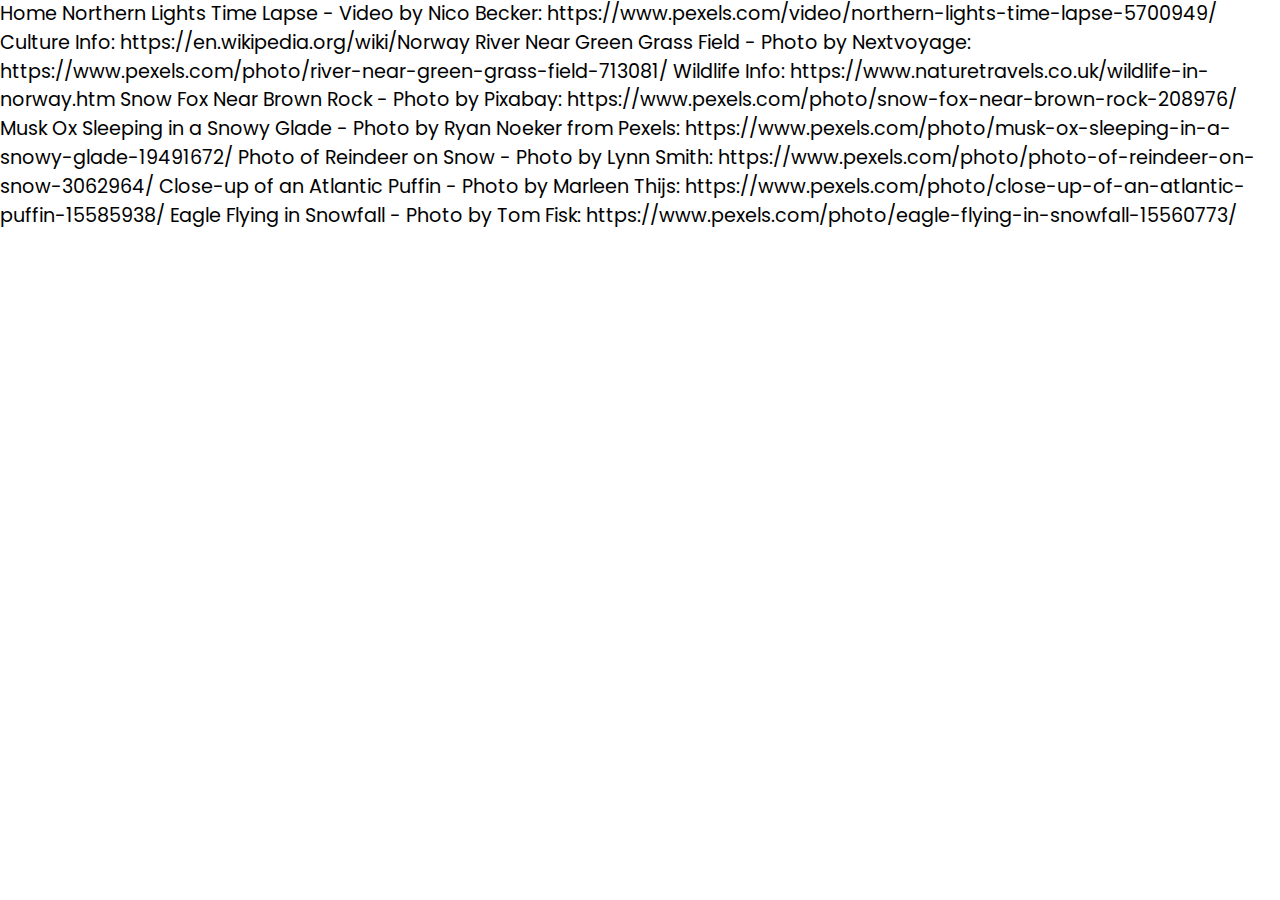
<file: credits.html>
<!DOCTYPE html>
<html lang="en">
<head>
    <meta charset="UTF-8">
    <meta name="viewport" content="width=device-width, initial-scale=1.0">
    <meta name="description" content="Learn about basic information of norway...">

    <title>Norway</title>

    <!-- favicon -->
    <link rel="icon" type="image/png" href="/favicon-96x96.png" sizes="96x96" />
    <link rel="icon" type="image/svg+xml" href="/favicon.svg" />
    <link rel="shortcut icon" href="/favicon.ico" />
    <link rel="apple-touch-icon" sizes="180x180" href="/apple-touch-icon.png" />
    <link rel="manifest" href="/site.webmanifest" />

    <!-- fonts -->
    <link rel="preconnect" href="https://fonts.googleapis.com">
    <link rel="preconnect" href="https://fonts.gstatic.com" crossorigin>
    <link href="https://fonts.googleapis.com/css2?family=Poppins:ital,wght@0,100;0,200;0,300;0,400;0,500;0,600;0,700;0,800;0,900;1,100;1,200;1,300;1,400;1,500;1,600;1,700;1,800;1,900&display=swap" rel="stylesheet">

    <link rel="stylesheet" href="styles/normalize-fwd.css">
    <link rel="stylesheet" href="styles/styles.css">
    
    <script src="scripts/script.js" defer></script>
</head>

<body>
    
</body>
</html>


Home
Northern Lights Time Lapse - Video by Nico Becker: https://www.pexels.com/video/northern-lights-time-lapse-5700949/


Culture
Info: https://en.wikipedia.org/wiki/Norway
River Near Green Grass Field - Photo by Nextvoyage: https://www.pexels.com/photo/river-near-green-grass-field-713081/


Wildlife
Info: https://www.naturetravels.co.uk/wildlife-in-norway.htm
Snow Fox Near Brown Rock - Photo by Pixabay: https://www.pexels.com/photo/snow-fox-near-brown-rock-208976/

Musk Ox Sleeping in a Snowy Glade - Photo by Ryan Noeker from Pexels: https://www.pexels.com/photo/musk-ox-sleeping-in-a-snowy-glade-19491672/

Photo of Reindeer on Snow - Photo by Lynn Smith: https://www.pexels.com/photo/photo-of-reindeer-on-snow-3062964/

Close-up of an Atlantic Puffin - Photo by Marleen Thijs: https://www.pexels.com/photo/close-up-of-an-atlantic-puffin-15585938/

Eagle Flying in Snowfall - Photo by Tom Fisk: https://www.pexels.com/photo/eagle-flying-in-snowfall-15560773/
</file>
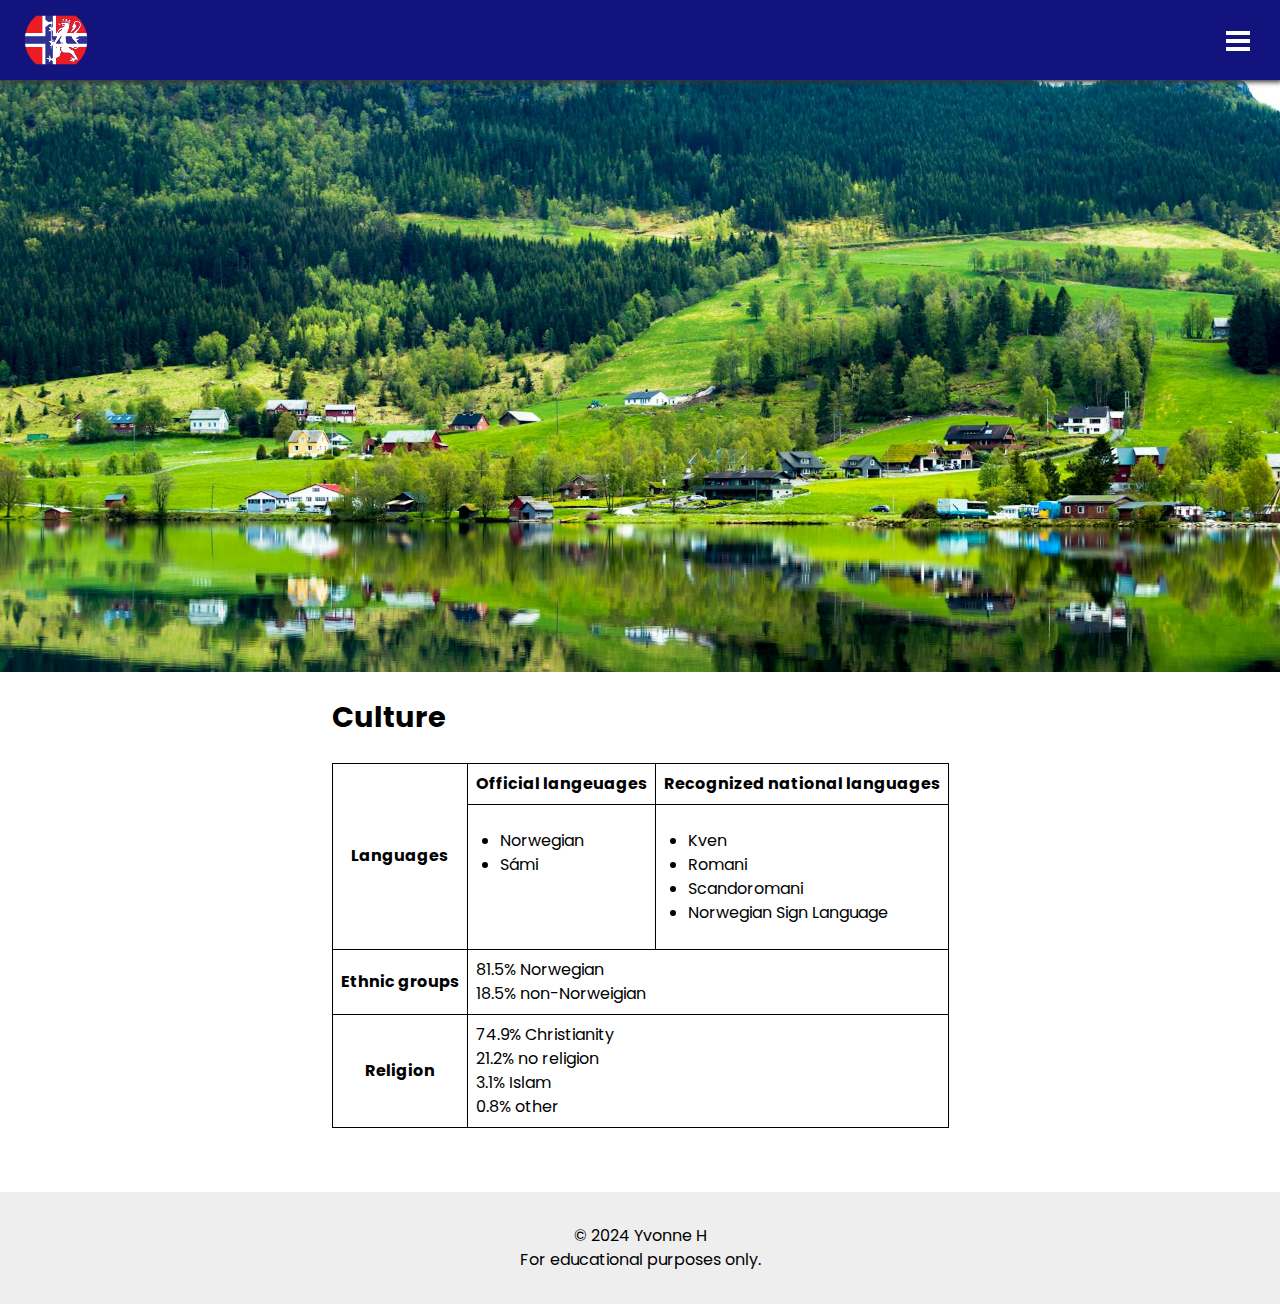
<file: culture.html>
<!DOCTYPE html>
<html lang="en">
<head>
    <meta charset="UTF-8">
    <meta name="viewport" content="width=device-width, initial-scale=1.0">
    <meta name="description" content="Learn about basic information of norway...">

    <title>Norway</title>

    <!-- favicon -->
    <link rel="icon" type="image/png" href="/favicon-96x96.png" sizes="96x96" />
    <link rel="icon" type="image/svg+xml" href="/favicon.svg" />
    <link rel="shortcut icon" href="/favicon.ico" />
    <link rel="apple-touch-icon" sizes="180x180" href="/apple-touch-icon.png" />
    <link rel="manifest" href="/site.webmanifest" />

    <!-- fonts -->
    <link rel="preconnect" href="https://fonts.googleapis.com">
    <link rel="preconnect" href="https://fonts.gstatic.com" crossorigin>
    <link href="https://fonts.googleapis.com/css2?family=Poppins:ital,wght@0,100;0,200;0,300;0,400;0,500;0,600;0,700;0,800;0,900;1,100;1,200;1,300;1,400;1,500;1,600;1,700;1,800;1,900&display=swap" rel="stylesheet">

    <link rel="stylesheet" href="styles/normalize-fwd.css">
    <link rel="stylesheet" href="styles/styles.css">
    
    <script src="scripts/script.js" defer></script>
</head>

<body id="top">
    <div class="site-wrapper">
        <header class="site-header">
            <a href="index.html" class="site-logo">
                <img src="media/logo.svg" alt="site logo">
            </a>
            
            <nav class="site-nav">
                <button id="nav-toggle">
                    <svg xmlns="http://www.w3.org/2000/svg" width="24" height="24" viewBox="0 0 24 24">
                        <path d="M24 6h-24v-4h24v4zm0 4h-24v4h24v-4zm0 8h-24v4h24v-4z"/>
                    </svg>
                </button>

                <ul id="site-nav-list">
                    <li><a href="index.html">Home</a></li>
                    <li><a href="culture.html">Culture</a></li>
                    <li><a href="wildlife.html">Wildlife</a></li>
                    <li><a href="credits.html">Credits</a></li>
                </ul>
            </nav>
        </header>
        
        <main>
            <header class="page-header">
                <img src="media/river-near-green-grass-field.jpg" alt="River Near Green Grass Field">

                <!-- <h1></h1> -->
            </header>
            
            <div class="page-content">
                <section>
                    <h2>Culture</h2>
                    <div class="culture-table">

                        <table>
                            <tr>
                                <th rowspan="2">Languages</th>
                                <th>Official langeuages</th>
                                <th>Recognized national languages</th>
                            </tr>
                            <tr>
                                <td>
                                    <ul>
                                        <li>Norwegian</li>
                                        <li>Sámi</li>
                                    </ul>
                                </td>
                                <td>
                                    <ul>
                                        <li>Kven</li>
                                        <li>Romani</li>
                                        <li>Scandoromani</li>
                                        <li>Norwegian Sign Language</li>
                                    </ul>
                                </td>
                            </tr>
                            
                            <tr>
                                <th>Ethnic groups</th>
                                <td colspan="2">
                                    81.5% Norwegian<br>
                                    18.5% non-Norweigian
                                </td>
                            </tr>
                            
                            <tr>
                                <th>Religion</th>
                                <td colspan="2">
                                    74.9% Christianity<br>
                                    21.2% no religion<br>
                                    3.1% Islam<br>
                                    0.8% other
                                </td>
                            </tr>
                        </table>
                    </div>
                </section>
            </div>
        </main>
        
        <footer class="site-footer">
            <p>&copy; 2024 Yvonne H</p>
            <p>For educational purposes only.</p>
        </footer>
    </div>
</body>
</html>
</file>
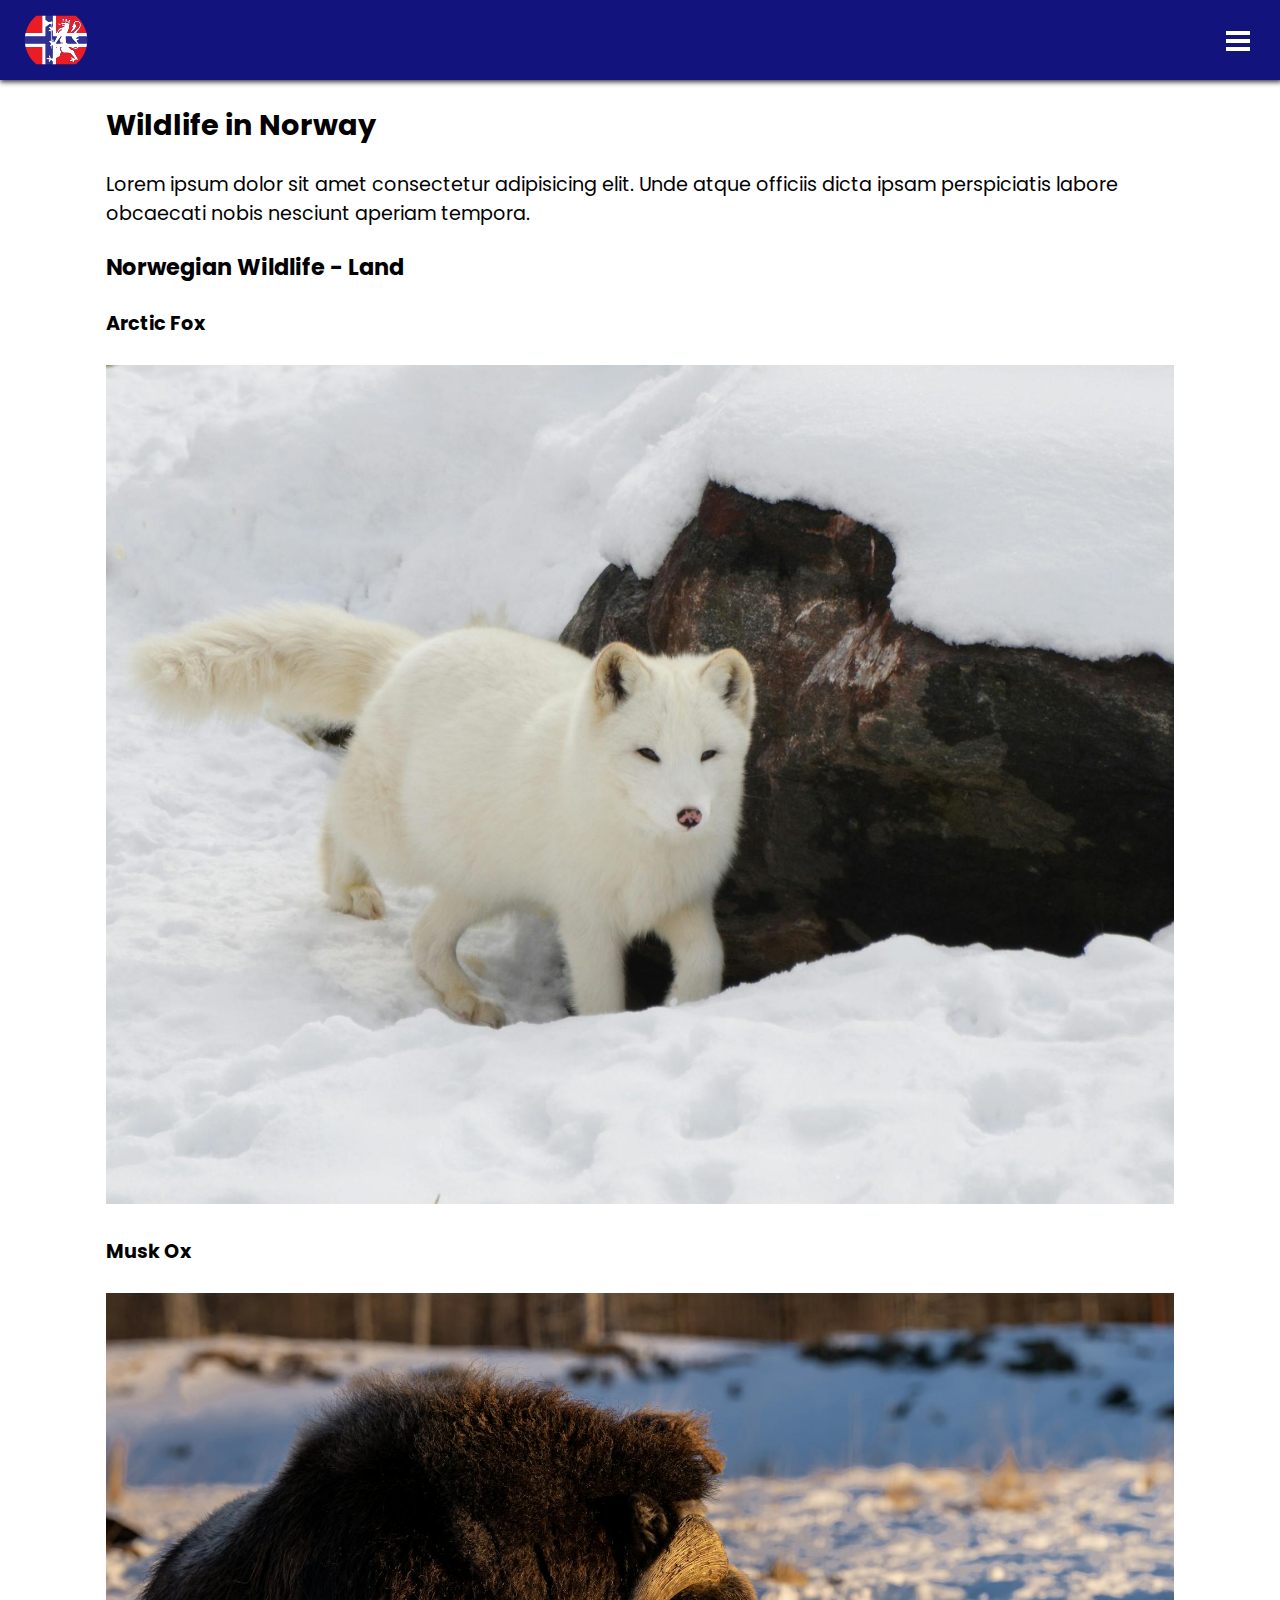
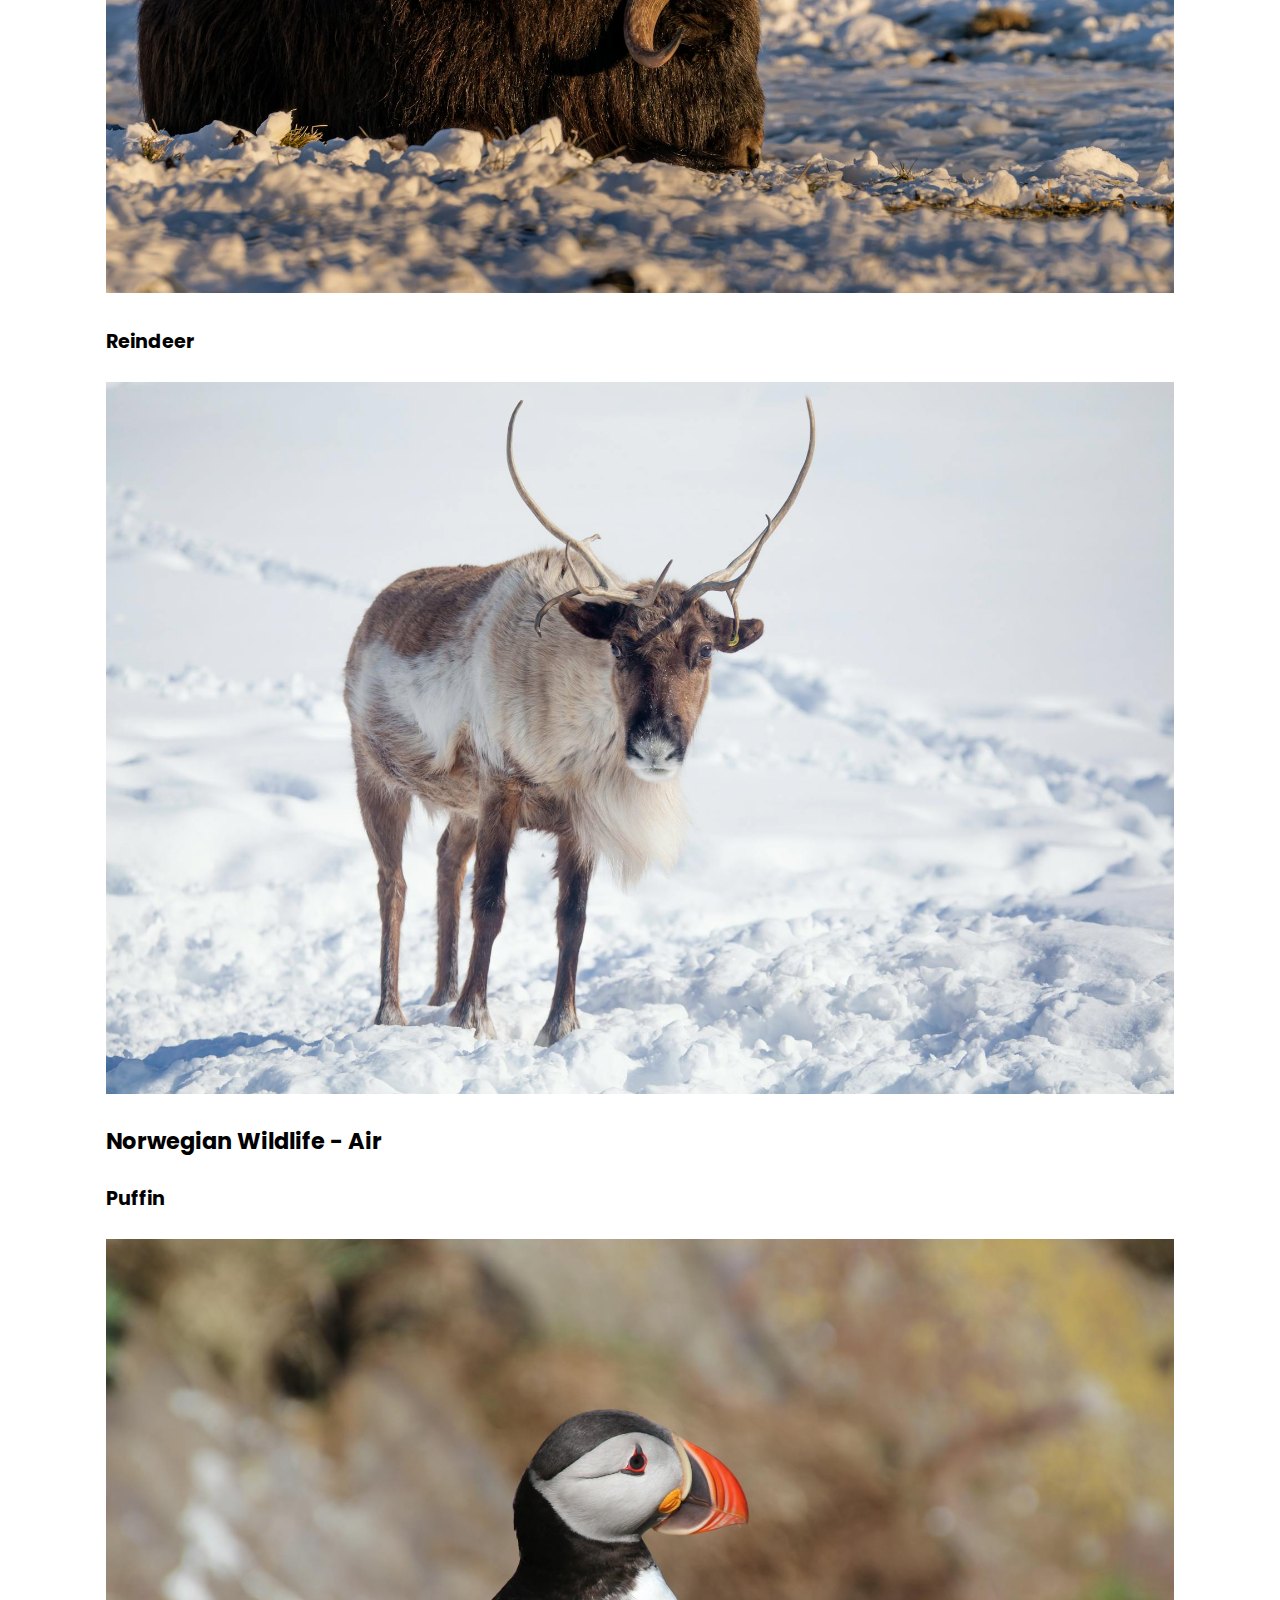
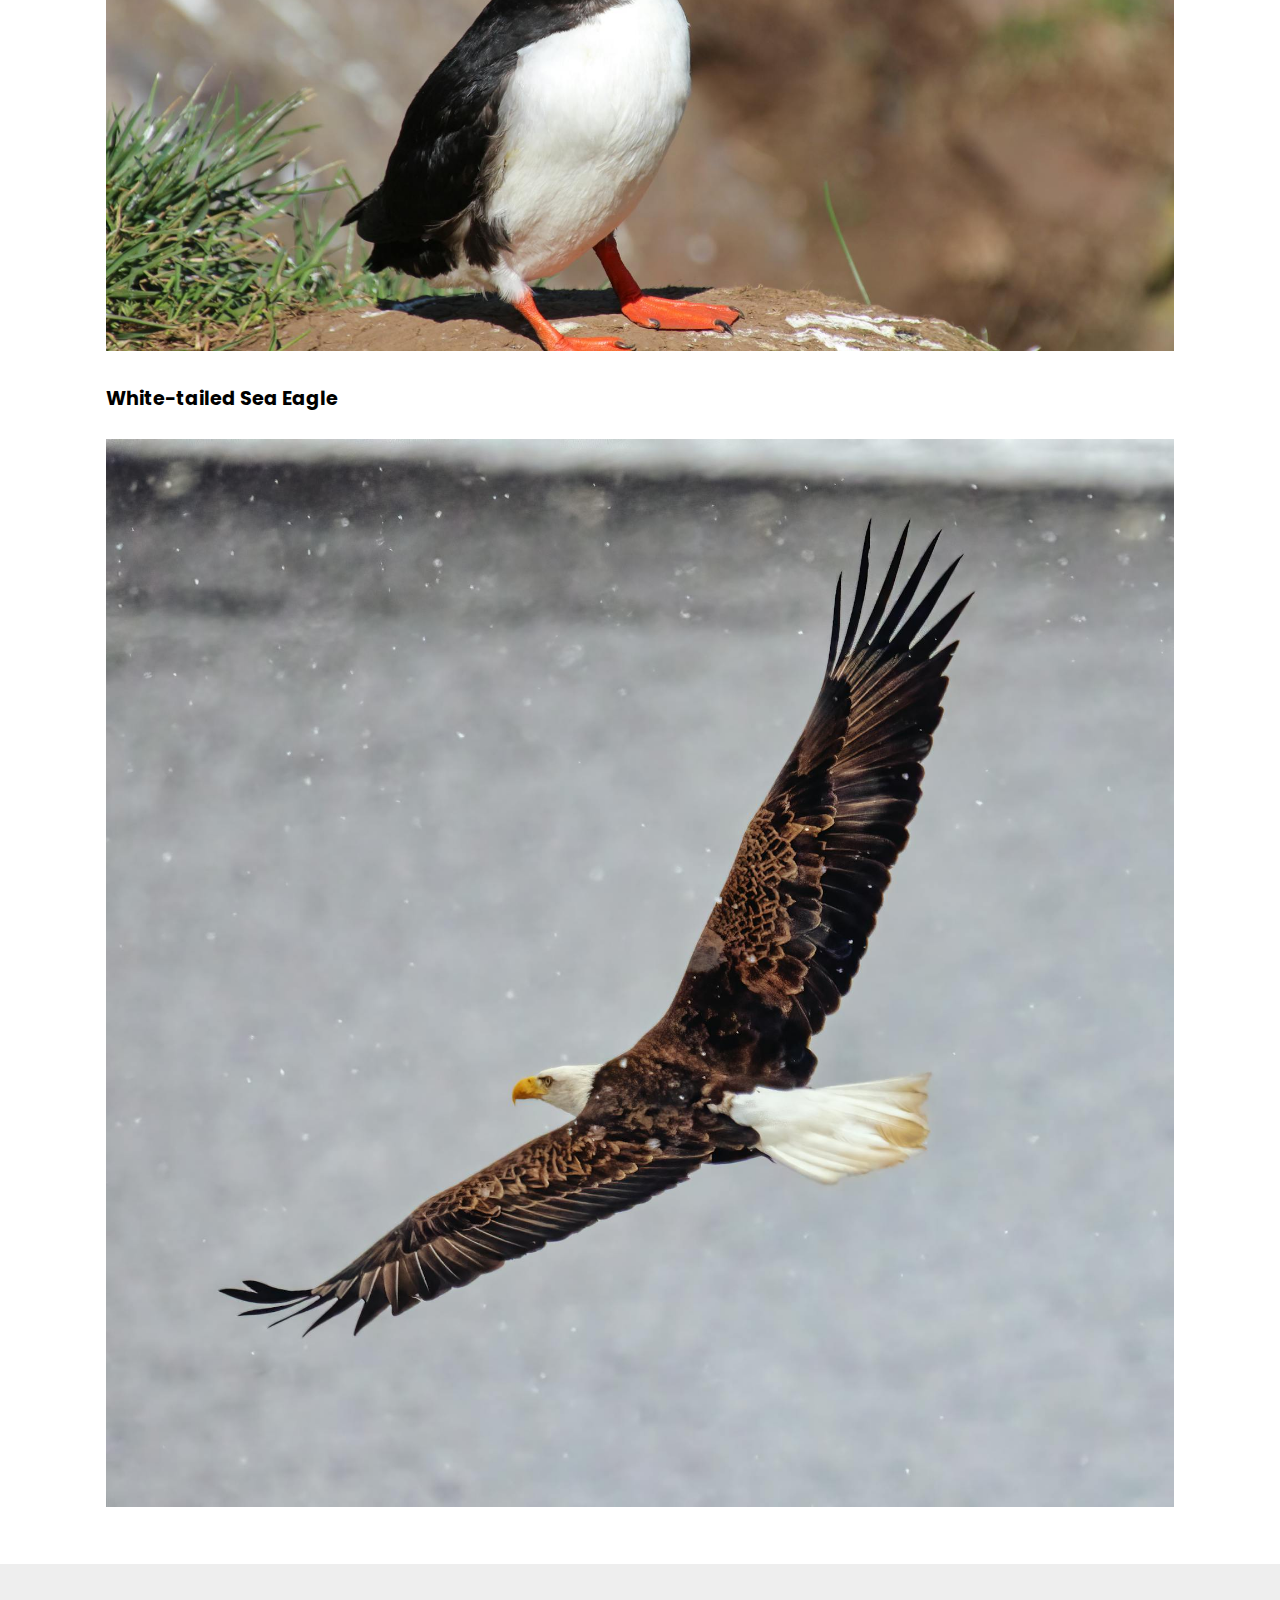
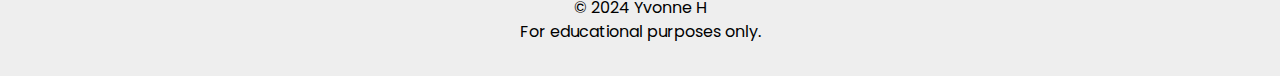
<file: wildlife.html>
<!DOCTYPE html>
<html lang="en">
<head>
    <meta charset="UTF-8">
    <meta name="viewport" content="width=device-width, initial-scale=1.0">
    <meta name="description" content="Learn about basic information of norway...">

    <title>Norway</title>

    <!-- favicon -->
    <link rel="icon" type="image/png" href="/favicon-96x96.png" sizes="96x96" />
    <link rel="icon" type="image/svg+xml" href="/favicon.svg" />
    <link rel="shortcut icon" href="/favicon.ico" />
    <link rel="apple-touch-icon" sizes="180x180" href="/apple-touch-icon.png" />
    <link rel="manifest" href="/site.webmanifest" />

    <!-- fonts -->
    <link rel="preconnect" href="https://fonts.googleapis.com">
    <link rel="preconnect" href="https://fonts.gstatic.com" crossorigin>
    <link href="https://fonts.googleapis.com/css2?family=Poppins:ital,wght@0,100;0,200;0,300;0,400;0,500;0,600;0,700;0,800;0,900;1,100;1,200;1,300;1,400;1,500;1,600;1,700;1,800;1,900&display=swap" rel="stylesheet">

    <link rel="stylesheet" href="styles/normalize-fwd.css">
    <link rel="stylesheet" href="styles/styles.css">
    
    <script src="scripts/script.js" defer></script>
</head>

<body id="top">
    <div class="site-wrapper">
        <header class="site-header">
            <a href="index.html" class="site-logo">
                <img src="media/logo.svg" alt="site logo">
            </a>
            
            <nav class="site-nav">
                <button id="nav-toggle">
                    <svg xmlns="http://www.w3.org/2000/svg" width="24" height="24" viewBox="0 0 24 24">
                        <path d="M24 6h-24v-4h24v4zm0 4h-24v4h24v-4zm0 8h-24v4h24v-4z"/>
                    </svg>
                </button>

                <ul id="site-nav-list">
                    <li><a href="index.html">Home</a></li>
                    <li><a href="culture.html">Culture</a></li>
                    <li><a href="wildlife.html">Wildlife</a></li>
                    <li><a href="credits.html">Credits</a></li>
                </ul>
            </nav>
        </header>
        
        <main>
            <div class="page-content">
                <section>
                    <h2>Wildlife in Norway</h2>
                    <p>Lorem ipsum dolor sit amet consectetur adipisicing elit. Unde atque officiis dicta ipsam perspiciatis labore obcaecati nobis nesciunt aperiam tempora.</p>
                    
                    <h3>Norwegian Wildlife - Land</h3>
                    
                    <h4>Arctic Fox</h4>
                    <img src="media/snow-fox-near-brown-rock.jpg" alt="Snow Fox Near Brown Rock">
                    
                    <h4>Musk Ox</h4>
                    <img src="media/musk-ox-sleeping-in-a-snowy-glade.jpg" alt="Musk Ox Sleeping in a Snowy Glade">
                    
                    <h4>Reindeer</h4>
                    <img src="media/photo-of-reindeer-on-snow.jpg" alt="Photo of Reindeer on Snow">
                    
                    <h3>Norwegian Wildlife - Air</h5>
                    <h4>Puffin</h4>
                    <img src="media/close-up-of-an-atlantic-puffin.jpg" alt="Close-up of an Atlantic Puffin">

                    <h4>White-tailed Sea Eagle</h4>
                    <img src="media/eagle-flying-in-snowfall.jpg" alt="Eagle Flying in Snowfall">
                </section>
            </div>
        </main>
        
        <footer class="site-footer">
            <p>&copy; 2024 Yvonne H</p>
            <p>For educational purposes only.</p>
        </footer>
    </div>
</body>
</html>
</file>
<file: styles/styles.css>
/* Base */
/* -------------------------------------------- */
html {
    scroll-padding: 4rem;
    scroll-behavior: smooth;
}

/* -------------------------------------------- */
/* Typography */
body {
    font-family: "Poppins", sans-serif;
    font-weight: 400;
    font-style: normal;
    font-size: 1.2rem;
    line-height: 1.5;
}

h1 {
    font-size: clamp(2.5rem, 10vw, 5rem);
    text-transform: uppercase;
}

/* -------------------------------------------- */
/* Links */
a,
a:hover,
a:active,
a:visited {
    text-decoration: none;
    color: #fff;
}

/* -------------------------------------------- */
/* Layout */
main {
    /* max-width: 68.75rem; */
    margin: 0 auto;
}

/* -------------------------------------------- */
/* Components */
/* --------------------------------- */
/* Header */
.site-header {
    background-color: #13137e;
    height: 4rem;
    padding: 0 1.5rem;
    position: sticky;
    top: 0;
    box-shadow: #333 1px 1px 5px 1px;
    display: flex;
    justify-content: space-between;
    align-items: center;
    z-index: 1;
}

.site-logo {
    width: 4rem;
    height: 4rem;
}

.site-nav {
    background-color: #13137e;
    line-height: 0;
}

#nav-toggle {
    background: none;
    border: none;
    height: 1.5rem;
}

#nav-toggle path {
	fill: #ffffff;
}

#site-nav-list {
    background-color: #121a8bd4;
    line-height: 2.3;
    list-style: none;
    margin: 0;
    padding: 0;
    display: none;
}

#site-nav-list.toggled {
    display: block;
    position: fixed;
    right: 0;
    top: 4rem;
}

#site-nav-list li {
    padding: .5rem 2rem;
}

#site-nav-list li:hover {
    background-color: #1821a1;
}

@media(min-width: 43.75em) {
    .site-header {
        height: 5rem;
    }

    #site-nav-list.toggled {
        display: block;
        position: fixed;
        right: 0;
        top: 5rem;
    }

    #site-nav-list li {
        padding: 1rem 2.5rem;
    }
}

/* --------------------------------- */
/* Main */
.page-header {
    position: relative;
}

.page-header h1 {
    color: #fff;
    margin: 0;
    position: absolute;
    left: 50%;
    top: 50%;
    transform: translate(-50%, -50%);
}

.page-content {
    padding: 0 1rem;
    max-width: 68.75rem;
    margin-left: auto;
    margin-right: auto;
}

.page-content section {
    width: fit-content;
    max-width: 100%;
    margin: 0 auto 3rem;
}

@media(min-width: 43.75em) {
    .page-header img,
    .page-header video {
        display: block;
        width: 100%;
        height: 37rem;
        object-fit: cover;
    }
}

/* --------------------------------- */
/* Footer */
.site-footer {
    background-color: #eee;
    color: #000;
    font-size: 1rem;
    padding: 2rem;
}

.site-footer p {
    margin: 0;
    text-align: center;
}

/* -------------------------------------------- */
/* Page specific */
/* -------------------------------------------- */
/* Home */
section {
    margin-bottom: 3rem;
}

.cards {
    display: grid;
    grid-template-rows: repeat(3, 1fr);
    gap: 1rem;
}

article {
    height: 100%;
    position: relative;
}

article img {
    display: block;
    height: 100%;
    object-fit: cover;
}

article h3,
article blockquote {
    margin: 0;
    position: absolute;
}

article blockquote p {
    margin-bottom: .5rem;
}

article h3 {
    font-size: clamp(1.2rem, 5vw, 5rem);
    top: 1.5rem;
    left: 2rem;
}

article blockquote {
    width: clamp(8rem, 50vw, 20rem);
    font-size: clamp(1rem, 5vw, 4rem);
    top: 50%;
    left: 50%;
    transform: translate(-50%, -50%);
}

.card-wildlife {
    color: #000;
}
.card-credits {
    background-color: #0d0d58;
}

.card:hover {
    box-shadow: #aaa 2px 2px 2px 1px;
}

@media(min-width: 43.75em) {
    .cards {
        grid-template-rows: auto;
        grid-template-columns: repeat(3, 1fr);
    }

    article h3 {
        font-size: clamp(1rem, 2.5vw, 2rem);
        top: clamp(1rem, 2vw, 1.5rem);
    }

    article blockquote {
        font-size: clamp(1rem, 2vw, 1.5rem);
        width: clamp(8rem, 20vw, 15rem);
    }
}

.page-content .section-contact-form {
    margin-bottom: 5rem;
    width: clamp(20rem, 80%, 50rem);
}

fieldset {
    background-color: #0d0d58;
    border: #0d0d58 solid 2px;
    border-radius: 10px;
}

fieldset * {
    display: block;
    line-height: 2;
}

fieldset label {
    color: #fff;
}

fieldset input,
fieldset textarea {
    width: 100%;
    border: #13137e solid 2px;
    border-radius: 5px;
}

fieldset label {
    margin-top: 1rem;
}

fieldset textarea {
    height: 10rem;
}

fieldset .btn-submit {
    margin: 1.5rem auto 1rem;
    width: auto;
}


/* --------------------------------- */
/* Culture */
.culture-table {
    font-size: 1rem;
    overflow: scroll;
    margin-bottom: 2rem;
    padding-bottom: 1rem;
}

table,
th,
td {
    border: #000 1px solid;
    border-collapse: collapse;
    padding: .5rem;
}

td {
    vertical-align: top;
}

td ul {
    padding-left: 1.5rem;
}

/* --------------------------------- */
/* Wildlife */


/* --------------------------------- */
/* Credits */
.credits-page a,
.credits-page a:visited {
    text-decoration: underline;
    color: #1821a1;
}

.credits-page a:hover {
    color: #13137e;
}

/* -------------------------------------------- */
</file>
